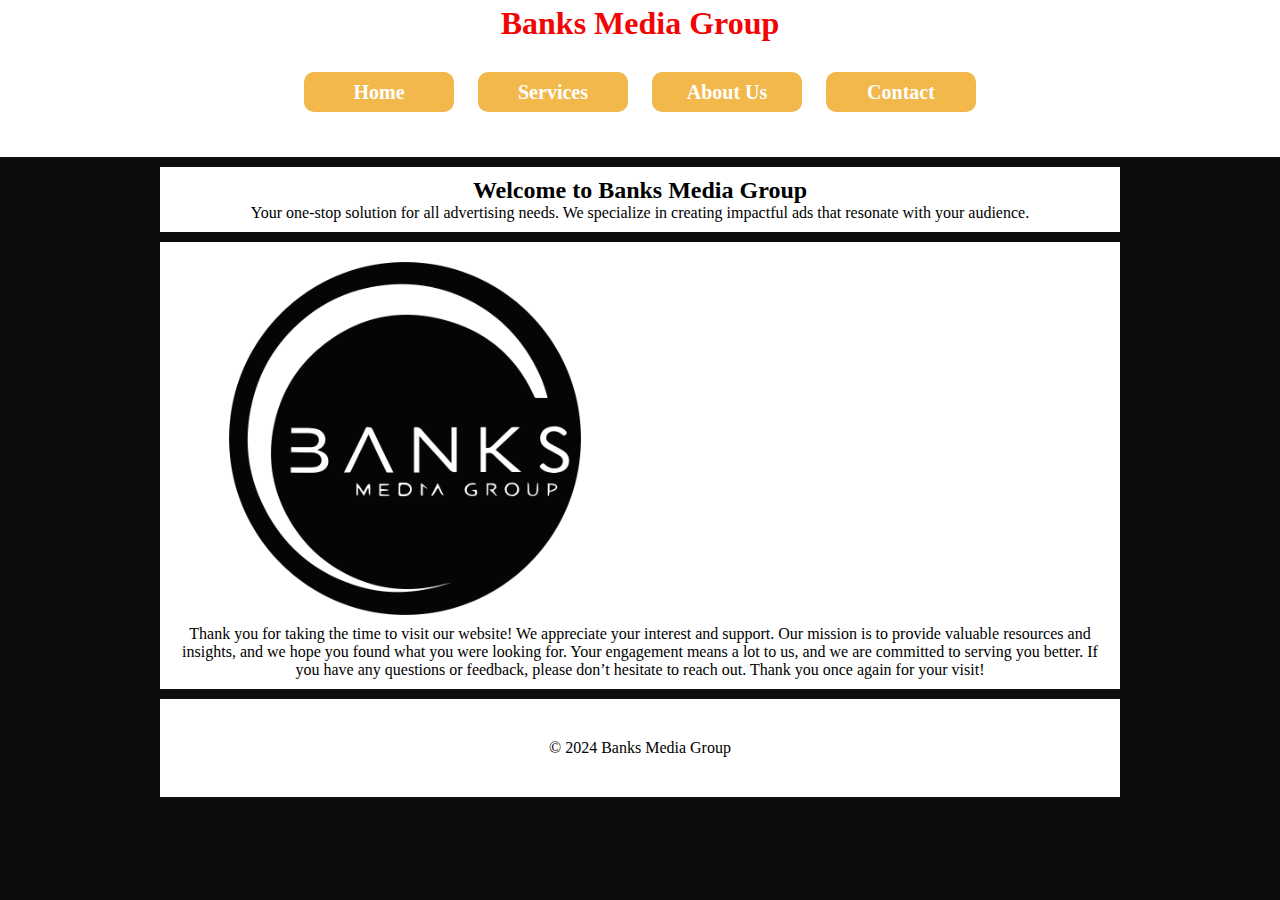
<file: html_css_review/index.html>
<!DOCTYPE html>
<html lang="en">
<head>
    <meta charset="UTF-8">
    <meta name="viewport" content="width=device-width, initial-scale=1.0">
    <title>Banks Media Group</title>
    <link rel="stylesheet" href="css/styles.css">
</head>
<body>
    <header>
        <h1>Banks Media Group</h1>
        <nav>
            <ul>
                <li><a href="index.html">Home</a></li>
                <li><a href="services.html">Services</a></li>
                <li><a href="about.html">About Us</a></li>
                <li><a href="contact.html">Contact</a></li>
            </ul>
        </nav>
</header>
        <div id="container">
           

        <main>
            <section>
                <h2>Welcome to Banks Media Group</h2>
        <p>Your one-stop solution for all advertising needs. We specialize in creating impactful ads that resonate with your audience.</p>
            </section>
       <section>
        <div id="multi_col">
            <div class="col">
             <img src="images/banks_media.png" alt="banks_media">
            </div>  
        </div>
        <p>Thank you for taking the time to visit our website! We appreciate your interest and support. Our mission is to provide valuable resources and insights, and we hope you found what you were looking for. Your engagement means a lot to us, and we are committed to serving you better. If you have any questions or feedback, please don’t hesitate to reach out. Thank you once again for your visit!</p>
       </section>
    </main>

        
    
    <footer>
        <p>&copy; 2024 Banks Media Group</p>
    </footer></div>
</body>
</html>
</file>
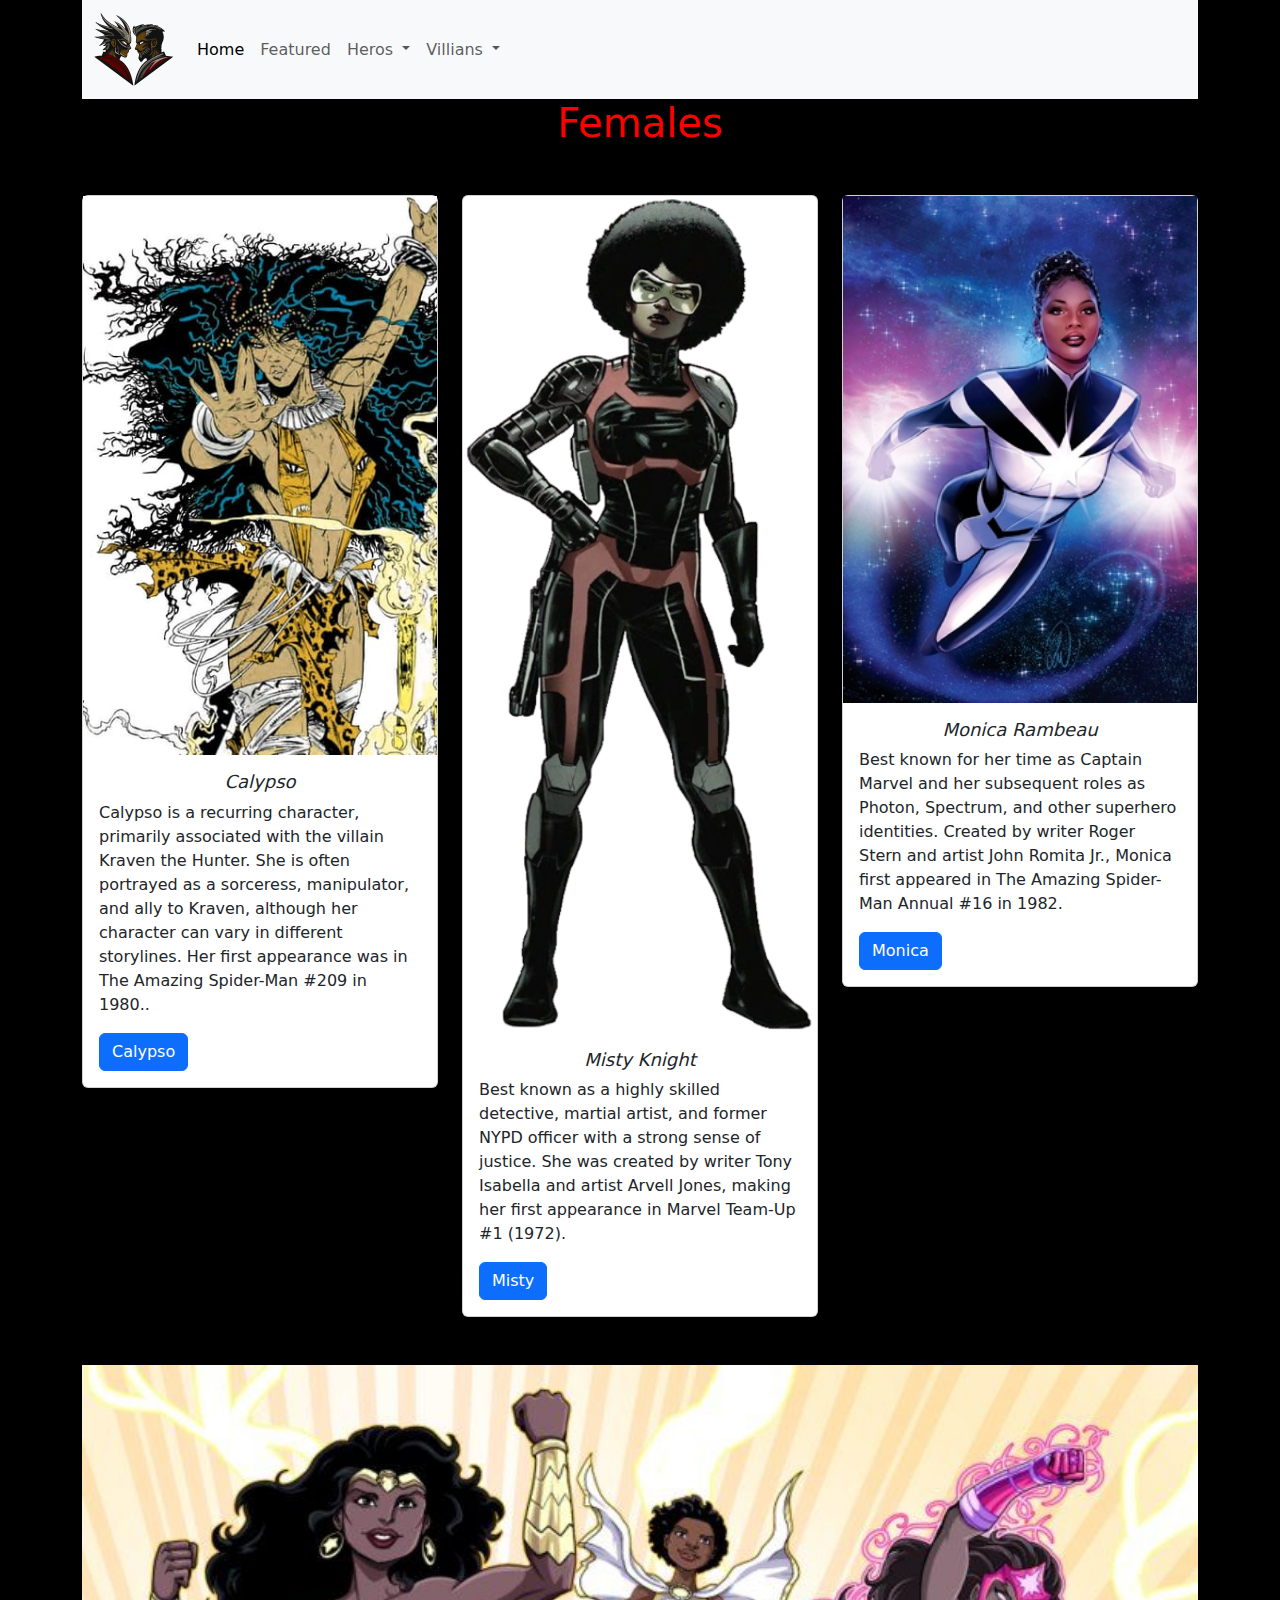
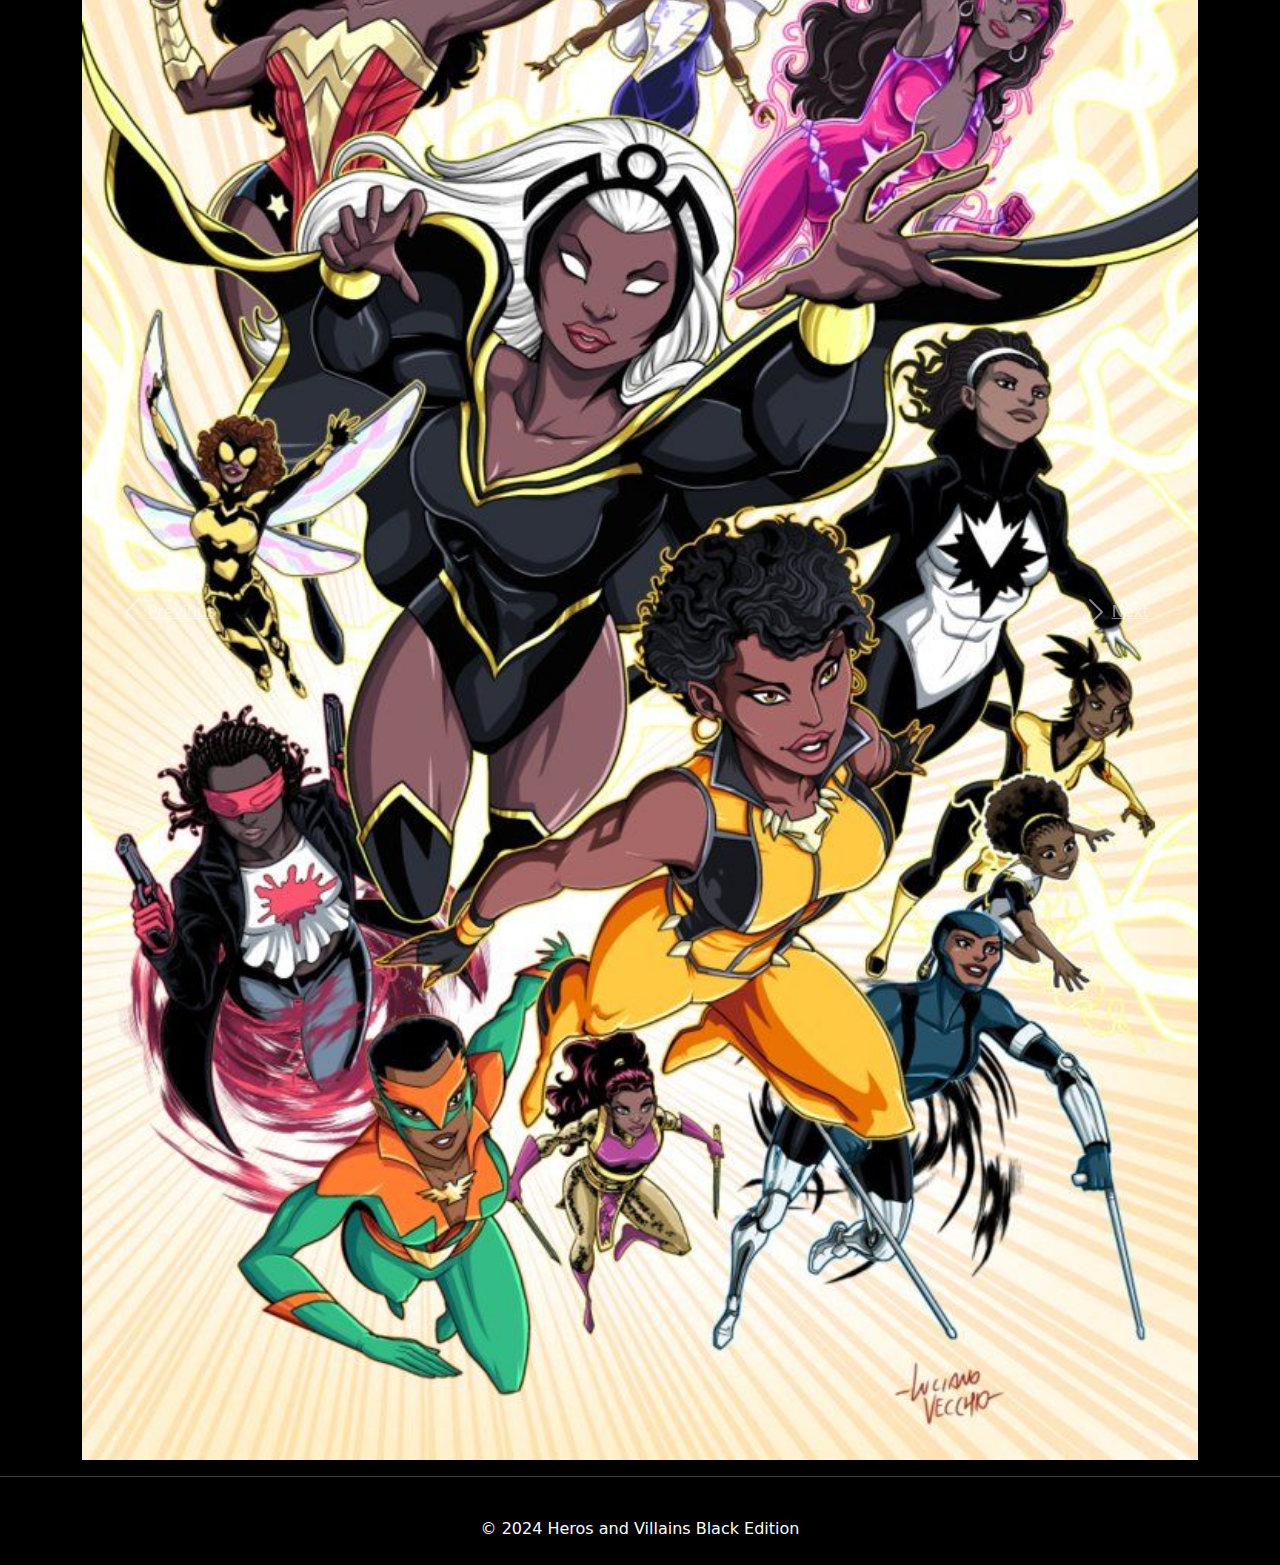
<file: Black_heros_villians/female.html>
<!DOCTYPE html>
<html lang="en">
    <div class="background">

    

<head>
    <meta charset="UTF-8">
    <meta name="viewport" content="width=device-width, initial-scale=1.0">
    <title>Heros and Villians Black Edition</title>
    <link href="https://cdn.jsdelivr.net/npm/bootstrap@5.3.3/dist/css/bootstrap.min.css" rel="stylesheet" integrity="sha384-QWTKZyjpPEjISv5WaRU9OFeRpok6YctnYmDr5pNlyT2bRjXh0JMhjY6hW+ALEwIH" crossorigin="anonymous">
    <script src="https://cdn.jsdelivr.net/npm/bootstrap@5.3.3/dist/js/bootstrap.bundle.min.js" integrity="sha384-YvpcrYf0tY3lHB60NNkmXc5s9fDVZLESaAA55NDzOxhy9GkcIdslK1eN7N6jIeHz" crossorigin="anonymous"></script>
    <link rel="preconnect" href="https://fonts.googleapis.com">
<link rel="preconnect" href="https://fonts.gstatic.com" crossorigin>
<link href="https://fonts.googleapis.com/css2?family=Comic+Neue:ital,wght@0,300;0,400;0,700;1,300;1,400;1,700&display=swap" rel="stylesheet">
    <link rel="stylesheet" href="css/styles.css">

    <script src="https://code.jquery.com/jquery-3.5.1.slim.min.js"></script>
<script src="https://cdn.jsdelivr.net/npm/@popperjs/core@2.9.2/dist/umd/popper.min.js"></script>
<script src="https://maxcdn.bootstrapcdn.com/bootstrap/4.5.2/js/bootstrap.min.js"></script>
</head>

<body>
    <div class="container">
        <nav class="navbar navbar-expand-lg bg-body-tertiary">
            <div class="container-fluid">
              <a class="navbar-brand" href="#"><img src="images/heros_villians_small.png"></a>
              <button class="navbar-toggler" type="button" data-bs-toggle="collapse" data-bs-target="#navbarNavDropdown" aria-controls="navbarNavDropdown" aria-expanded="false" aria-label="Toggle navigation">
                <span class="navbar-toggler-icon"></span>
              </button>
              <div class="collapse navbar-collapse" id="navbarNavDropdown">
                <ul class="navbar-nav">
                  <li class="nav-item">
                    <a class="nav-link active" aria-current="page" href="#">Home</a>
                  </li>
                  <li class="nav-item">
                    <a class="nav-link" href="#">Featured</a>
                  </li>
                  <li class="nav-item dropdown">
                    <a class="nav-link dropdown-toggle" href="#" role="button" data-bs-toggle="dropdown" aria-expanded="false">
                     Heros
                    </a>
                    <ul class="dropdown-menu">
                      <li><a class="dropdown-item" href="#">Males</a></li>
                      <li><a class="dropdown-item" href="#">Females</a></li>
                    </ul>
                  </li>
                  <li class="nav-item dropdown">
                    <a class="nav-link dropdown-toggle" href="#" role="button" data-bs-toggle="dropdown" aria-expanded="false">
                      Villians
                    </a>
                    <ul class="dropdown-menu">
                      <li><a class="dropdown-item" href="#">Males</a></li>
                      <li><a class="dropdown-item" href="#">Females</a></li>
                    </ul>
                  </li>
                </ul>
              </div>
            </div>
          </nav>
      </div>
      
      <h1>Females</h1>
      <div class="container mt-5">
        <div class="row">
            <div class="col-md-4">
                <div class="card">
                    <img src="images/calypso.jpeg" alt="calypso">
                    <div class="card-body">
                        <h5 class="card-title">Calypso</h5>
                        <p class="card-text">Calypso is a recurring character, primarily associated with the villain Kraven the Hunter. She is often portrayed as a sorceress, manipulator, and ally to Kraven, although her character can vary in different storylines. Her first appearance was in The Amazing Spider-Man #209 in 1980..</p>
                        <a href="#" class="btn btn-primary"> Calypso</a>
                    </div>
                </div>
            </div>
            <div class="col-md-4">
                <div class="card">
                    <img src="images/Misty_Knight.webp" class="card-img-top" alt="Misty_Knight">
                    <div class="card-body">
                        <h5 class="card-title">Misty Knight</h5>
                        <p class="card-text">Best known as a highly skilled detective, martial artist, and former NYPD officer with a strong sense of justice. She was created by writer Tony Isabella and artist Arvell Jones, making her first appearance in Marvel Team-Up #1 (1972).</p>
                        <a href="#" class="btn btn-primary">Misty</a>
                    </div>
                </div>
            </div>
            <div class="col-md-4">
                <div class="card">
                    <img src="images/Monica_Rambeau.png" alt="Monica_Rambeau">
                    <div class="card-body">
                        <h5 class="card-title">Monica Rambeau</h5>
                        <p class="card-text">Best known for her time as Captain Marvel and her subsequent roles as Photon, Spectrum, and other superhero identities. Created by writer Roger Stern and artist John Romita Jr., Monica first appeared in The Amazing Spider-Man Annual #16 in 1982. </p>
                        <a href="#" class="btn btn-primary">Monica</a>
                    </div>
                </div>
            </div>
        </div>
    </div>

    <div class="container mt-5">
        <div id="carouselExampleIndicators" class="carousel slide" data-ride="carousel">
            <div class="carousel-inner">
                <div class="carousel-item active">
                    <img src="images/black_female_supers.jpeg" class="d-block w-100" alt="First slide">
                </div>
                <div class="carousel-item">
                    <img src="images/Ororo_Munroe.webp" class="d-block w-100" alt="Second slide">
                </div>
                <div class="carousel-item">
                    <img src="images/shuri.jpeg" class="d-block w-100" alt="Third slide">
                </div>
            </div>
            <a class="carousel-control-prev" href="#carouselExampleIndicators" role="button" data-slide="prev">
                <span class="carousel-control-prev-icon" aria-hidden="true"></span>
                <span class="sr-only">Previous</span>
            </a>
            <a class="carousel-control-next" href="#carouselExampleIndicators" role="button" data-slide="next">
                <span class="carousel-control-next-icon" aria-hidden="true"></span>
                <span class="sr-only">Next</span>
            </a>
        </div>
    </div>
    
        </div>
      </div>
      <hr>
      <div class="row">
        <div class="col-lg-12 py-4 text-center">
            &copy; 2024 Heros and Villains Black Edition
        </div>
      </div>

      </div>

  
</body>
</div>
</html>
</file>
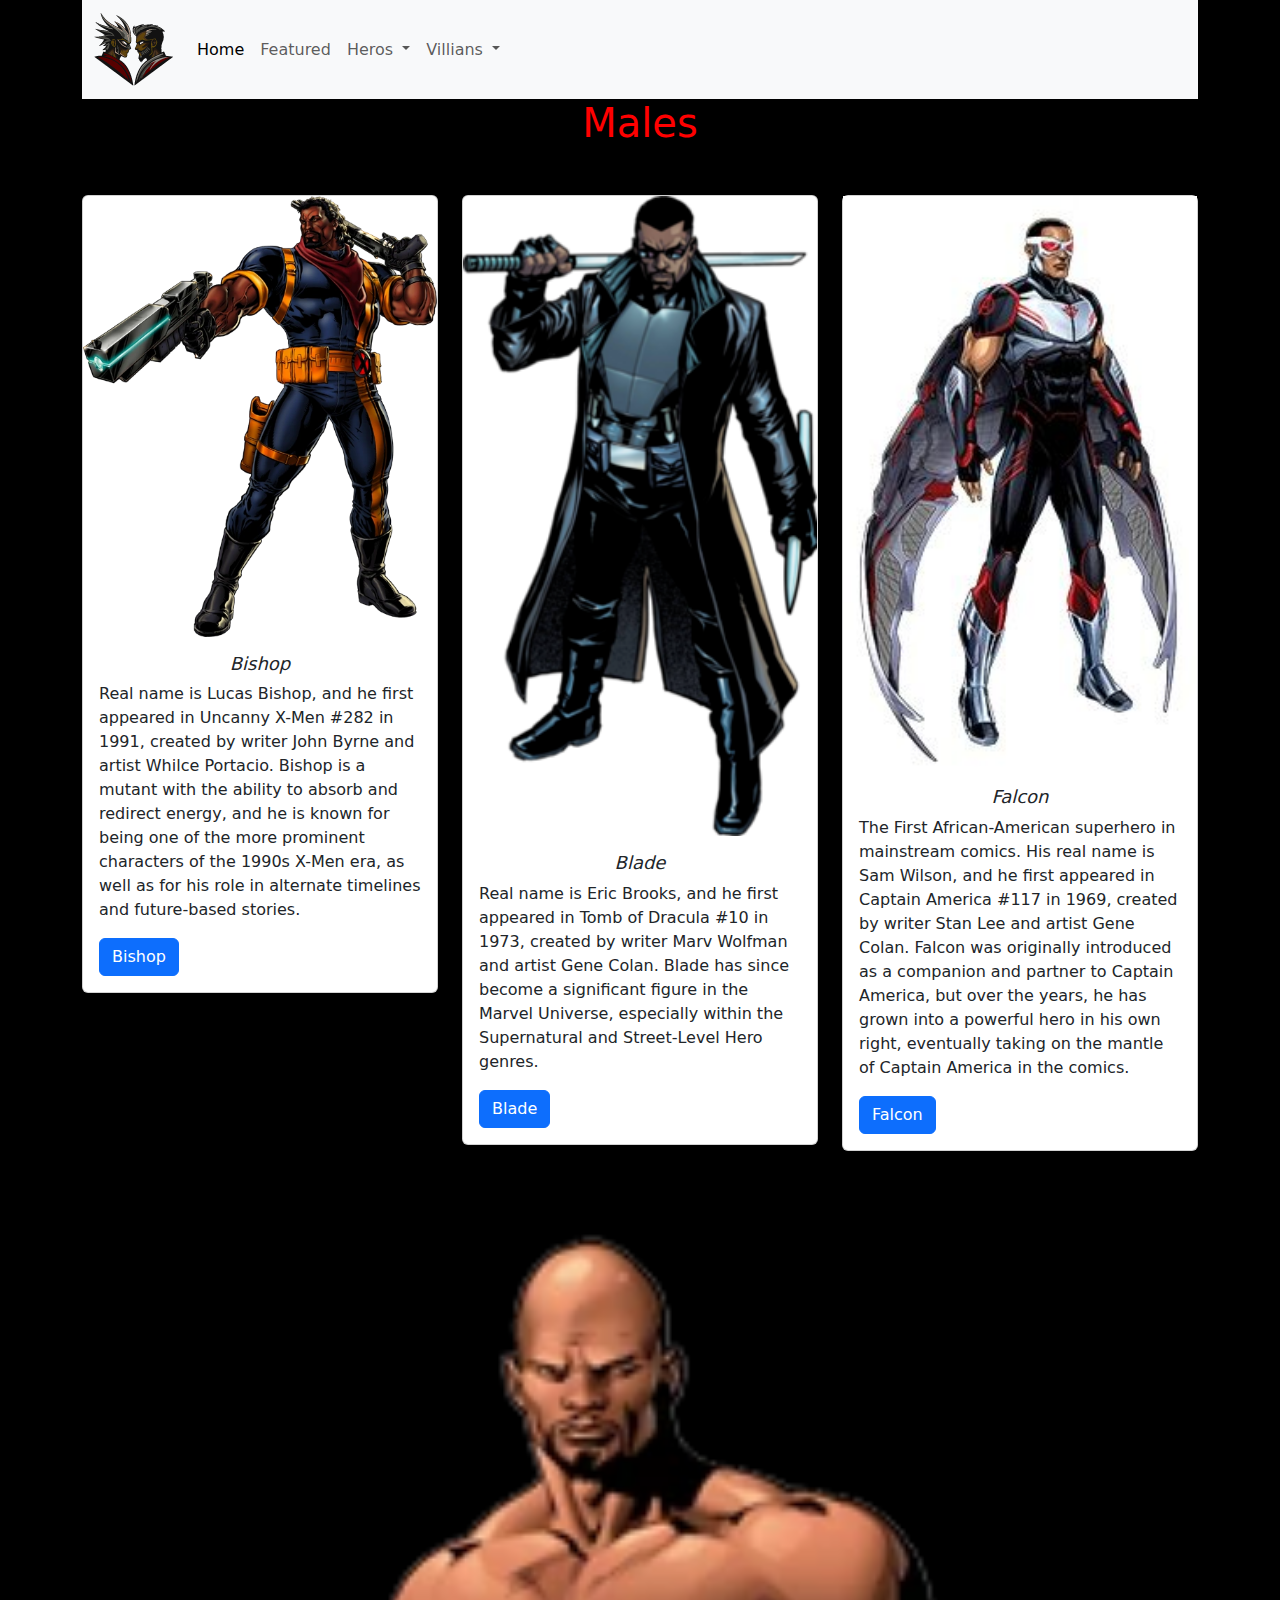
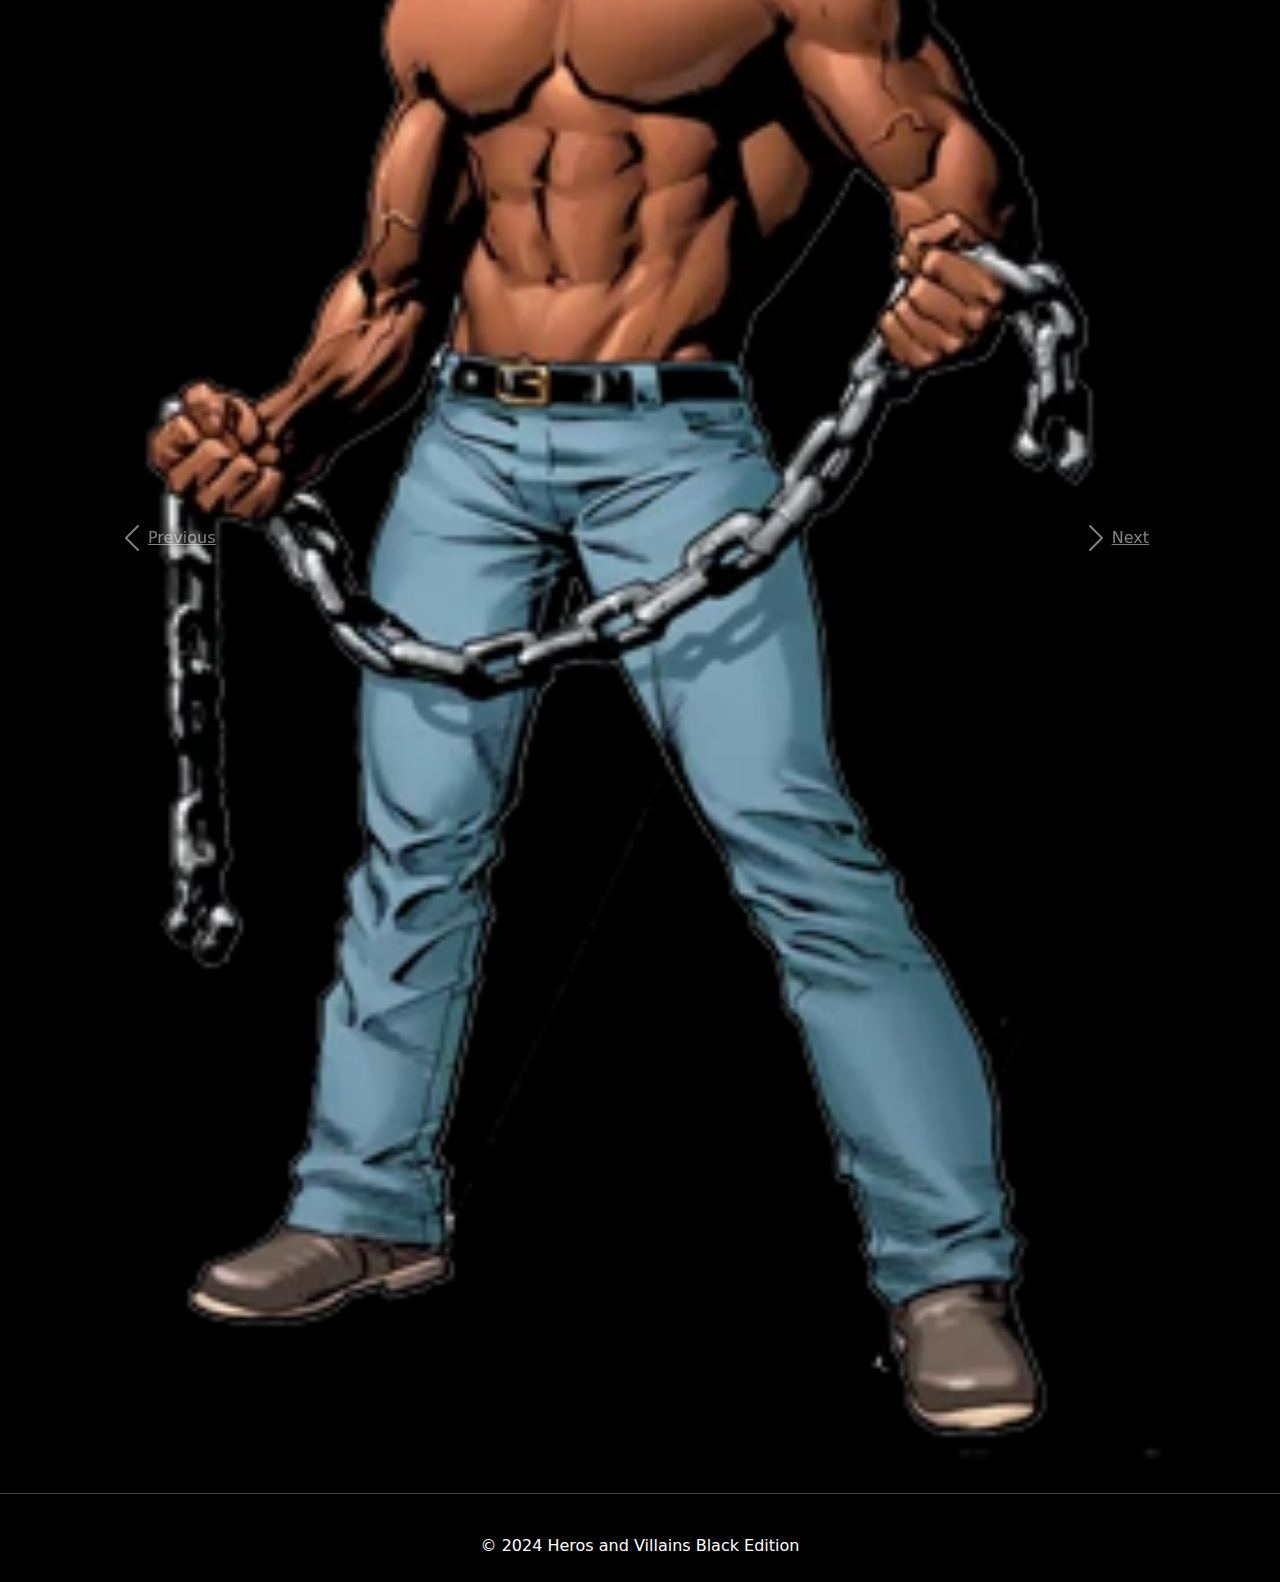
<file: Black_heros_villians/male.html>
<!DOCTYPE html>
<html lang="en">
    <div class="background">

    

<head>
    <meta charset="UTF-8">
    <meta name="viewport" content="width=device-width, initial-scale=1.0">
    <title>Heros and Villians Black Edition</title>
    <link href="https://cdn.jsdelivr.net/npm/bootstrap@5.3.3/dist/css/bootstrap.min.css" rel="stylesheet" integrity="sha384-QWTKZyjpPEjISv5WaRU9OFeRpok6YctnYmDr5pNlyT2bRjXh0JMhjY6hW+ALEwIH" crossorigin="anonymous">
    <script src="https://cdn.jsdelivr.net/npm/bootstrap@5.3.3/dist/js/bootstrap.bundle.min.js" integrity="sha384-YvpcrYf0tY3lHB60NNkmXc5s9fDVZLESaAA55NDzOxhy9GkcIdslK1eN7N6jIeHz" crossorigin="anonymous"></script>
    <link rel="preconnect" href="https://fonts.googleapis.com">
<link rel="preconnect" href="https://fonts.gstatic.com" crossorigin>
<link href="https://fonts.googleapis.com/css2?family=Comic+Neue:ital,wght@0,300;0,400;0,700;1,300;1,400;1,700&display=swap" rel="stylesheet">
    <link rel="stylesheet" href="css/styles.css">

    <script src="https://code.jquery.com/jquery-3.5.1.slim.min.js"></script>
<script src="https://cdn.jsdelivr.net/npm/@popperjs/core@2.9.2/dist/umd/popper.min.js"></script>
<script src="https://maxcdn.bootstrapcdn.com/bootstrap/4.5.2/js/bootstrap.min.js"></script>
</head>

<body>
    <div class="container">
        <nav class="navbar navbar-expand-lg bg-body-tertiary">
            <div class="container-fluid">
              <a class="navbar-brand" href="#"><img src="images/heros_villians_small.png"></a>
              <button class="navbar-toggler" type="button" data-bs-toggle="collapse" data-bs-target="#navbarNavDropdown" aria-controls="navbarNavDropdown" aria-expanded="false" aria-label="Toggle navigation">
                <span class="navbar-toggler-icon"></span>
              </button>
              <div class="collapse navbar-collapse" id="navbarNavDropdown">
                <ul class="navbar-nav">
                  <li class="nav-item">
                    <a class="nav-link active" aria-current="page" href="#">Home</a>
                  </li>
                  <li class="nav-item">
                    <a class="nav-link" href="#">Featured</a>
                  </li>
                  <li class="nav-item dropdown">
                    <a class="nav-link dropdown-toggle" href="#" role="button" data-bs-toggle="dropdown" aria-expanded="false">
                     Heros
                    </a>
                    <ul class="dropdown-menu">
                      <li><a class="dropdown-item" href="#">Males</a></li>
                      <li><a class="dropdown-item" href="#">Females</a></li>
                    </ul>
                  </li>
                  <li class="nav-item dropdown">
                    <a class="nav-link dropdown-toggle" href="#" role="button" data-bs-toggle="dropdown" aria-expanded="false">
                      Villians
                    </a>
                    <ul class="dropdown-menu">
                      <li><a class="dropdown-item" href="#">Males</a></li>
                      <li><a class="dropdown-item" href="#">Females</a></li>
                    </ul>
                  </li>
                </ul>
              </div>
            </div>
          </nav>
      </div>
      
      <h1>Males</h1>
      <div class="container mt-5">
        <div class="row">
            <div class="col-md-4">
                <div class="card">
                    <img src="images/Bishop.webp" alt="Bishop">
                    <div class="card-body">
                        <h5 class="card-title">Bishop</h5>
                        <p class="card-text">Real name is Lucas Bishop, and he first appeared in Uncanny X-Men #282 in 1991, created by writer John Byrne and artist Whilce Portacio. Bishop is a mutant with the ability to absorb and redirect energy, and he is known for being one of the more prominent characters of the 1990s X-Men era, as well as for his role in alternate timelines and future-based stories.</p>
                        <a href="#" class="btn btn-primary">Bishop</a>
                    </div>
                </div>
            </div>
            <div class="col-md-4">
                <div class="card">
                    <img src="images/Blade_(Marvel_Comics).png" class="card-img-top" alt="Blade">
                    <div class="card-body">
                        <h5 class="card-title">Blade</h5>
                        <p class="card-text">Real name is Eric Brooks, and he first appeared in Tomb of Dracula #10 in 1973, created by writer Marv Wolfman and artist Gene Colan. Blade has since become a significant figure in the Marvel Universe, especially within the Supernatural and Street-Level Hero genres.</p>
                        <a href="#" class="btn btn-primary">Blade</a>
                    </div>
                </div>
            </div>
            <div class="col-md-4">
                <div class="card">
                    <img src="images/falcon.jpeg" alt="Falcon">
                    <div class="card-body">
                        <h5 class="card-title">Falcon</h5>
                        <p class="card-text">The First African-American superhero in mainstream comics. His real name is Sam Wilson, and he first appeared in Captain America #117 in 1969, created by writer Stan Lee and artist Gene Colan. Falcon was originally introduced as a companion and partner to Captain America, but over the years, he has grown into a powerful hero in his own right, eventually taking on the mantle of Captain America in the comics.</p>
                        <a href="#" class="btn btn-primary">Falcon</a>
                    </div>
                </div>
            </div>
        </div>
    </div>

    <div class="container mt-5">
        <div id="carouselExampleIndicators" class="carousel slide" data-ride="carousel">
            <div class="carousel-inner">
                <div class="carousel-item active">
                    <img src="images/Luke_Cage.webp" class="d-block w-100" alt="First slide">
                </div>
                <div class="carousel-item">
                    <img src="images/Tombstone.webp" class="d-block w-100" alt="Second slide">
                </div>
                <div class="carousel-item">
                    <img src="images/Spawn.webp" class="d-block w-100" alt="Third slide">
                </div>
            </div>
            <a class="carousel-control-prev" href="#carouselExampleIndicators" role="button" data-slide="prev">
                <span class="carousel-control-prev-icon" aria-hidden="true"></span>
                <span class="sr-only">Previous</span>
            </a>
            <a class="carousel-control-next" href="#carouselExampleIndicators" role="button" data-slide="next">
                <span class="carousel-control-next-icon" aria-hidden="true"></span>
                <span class="sr-only">Next</span>
            </a>
        </div>
    </div>
    
        </div>
      </div>
      <hr>
      <div class="row">
        <div class="col-lg-12 py-4 text-center">
            &copy; 2024 Heros and Villains Black Edition
        </div>
      </div>

      </div>

  
</body>
</div>
</html>
</file>
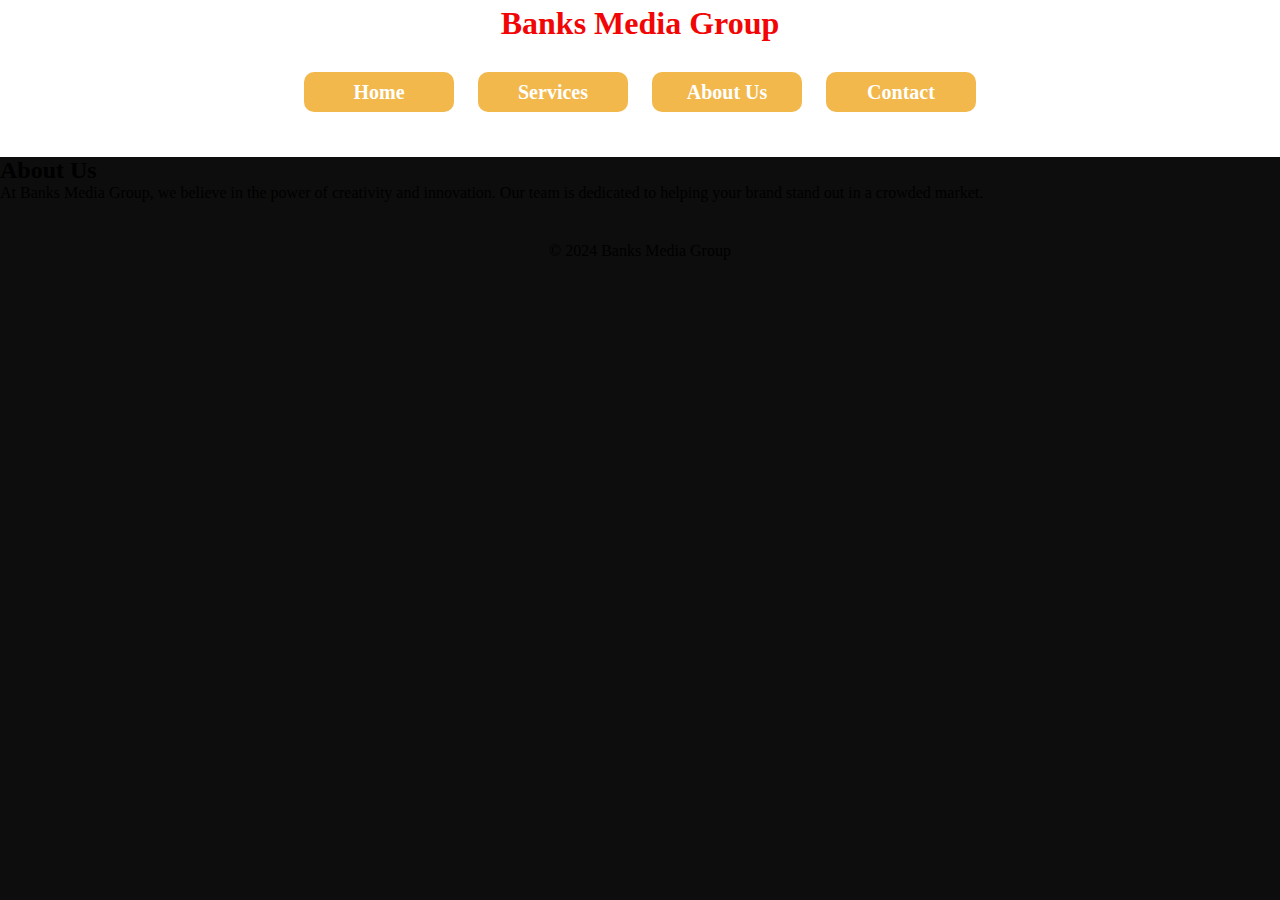
<file: css/about.html>
<!DOCTYPE html>
<html lang="en">
<head>
    <meta charset="UTF-8">
    <meta name="viewport" content="width=device-width, initial-scale=1.0">
    <title>About Us - Banks Media Group</title>
    <link rel="stylesheet" href="styles.css">
</head>
<body>
    <header>
        <h1>Banks Media Group</h1>
        <nav>
            <ul>
                <li><a href="index.html">Home</a></li>
                <li><a href="services.html">Services</a></li>
                <li><a href="about.html">About Us</a></li>
                <li><a href="contact.html">Contact</a></li>
            </ul>
        </nav>
    </header>
    <main>
        <h2>About Us</h2>
        <p>At Banks Media Group, we believe in the power of creativity and innovation. Our team is dedicated to helping your brand stand out in a crowded market.</p>
    </main>
    <footer>
        <p>&copy; 2024 Banks Media Group</p>
    </footer>
</body>
</html>
</file>
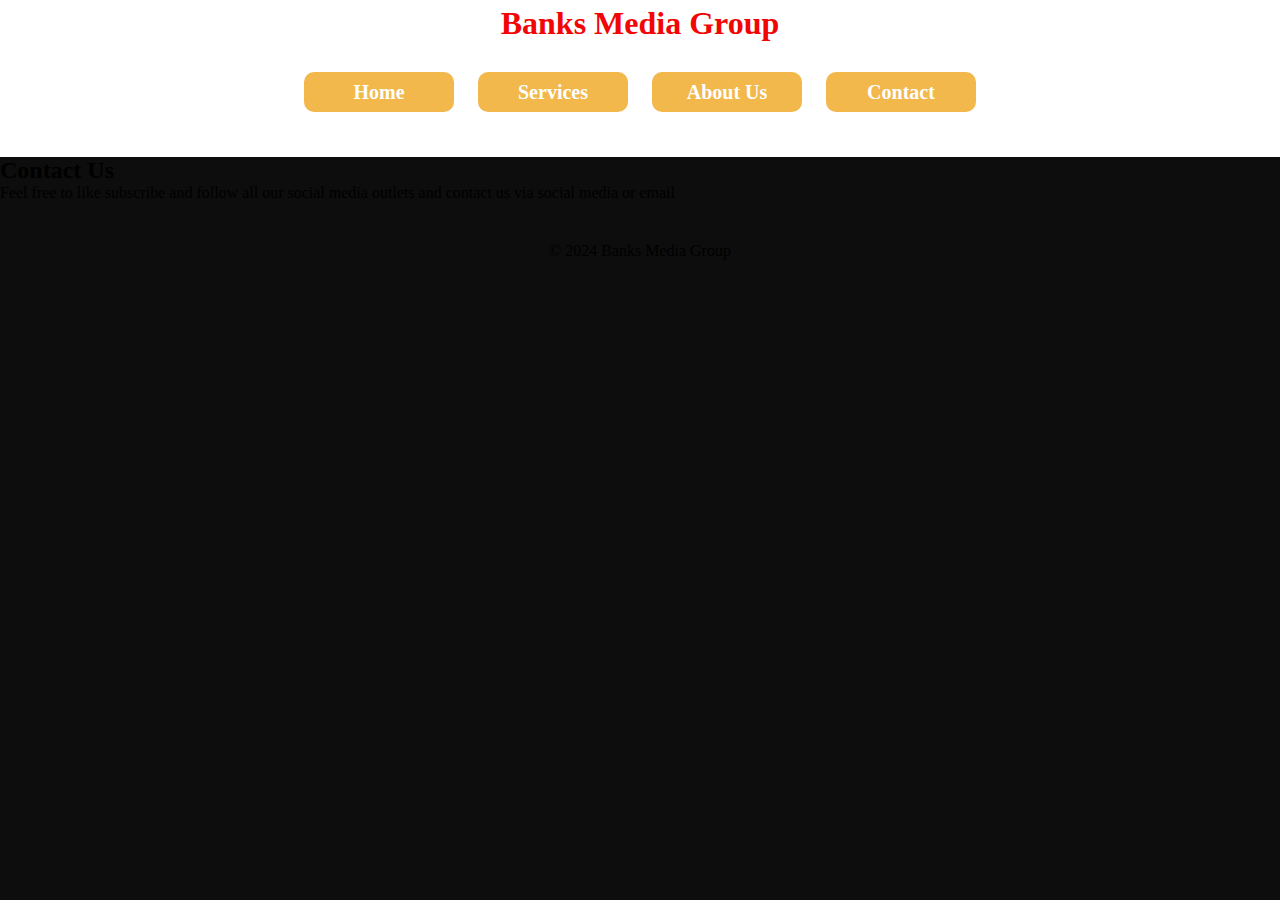
<file: css/contact.html>
<!DOCTYPE html>
<html lang="en">
<head>
    <meta charset="UTF-8">
    <meta name="viewport" content="width=device-width, initial-scale=1.0">
    <title>About Us - Banks Media Group</title>
    <link rel="stylesheet" href="styles.css">
</head>
<body>
    <header>
        <h1>Banks Media Group</h1>
        <nav>
            <ul>
                <li><a href="index.html">Home</a></li>
                <li><a href="services.html">Services</a></li>
                <li><a href="about.html">About Us</a></li>
                <li><a href="contact.html">Contact</a></li>
            </ul>
        </nav>
    </header>
    <main>
        <h2>Contact Us</h2>
        <p>Feel free to like subscribe and follow all our social media outlets and contact us via social media or email</p>
    </main>
    <footer>
        <p>&copy; 2024 Banks Media Group</p>
    </footer>
</body>
</html>
</file>
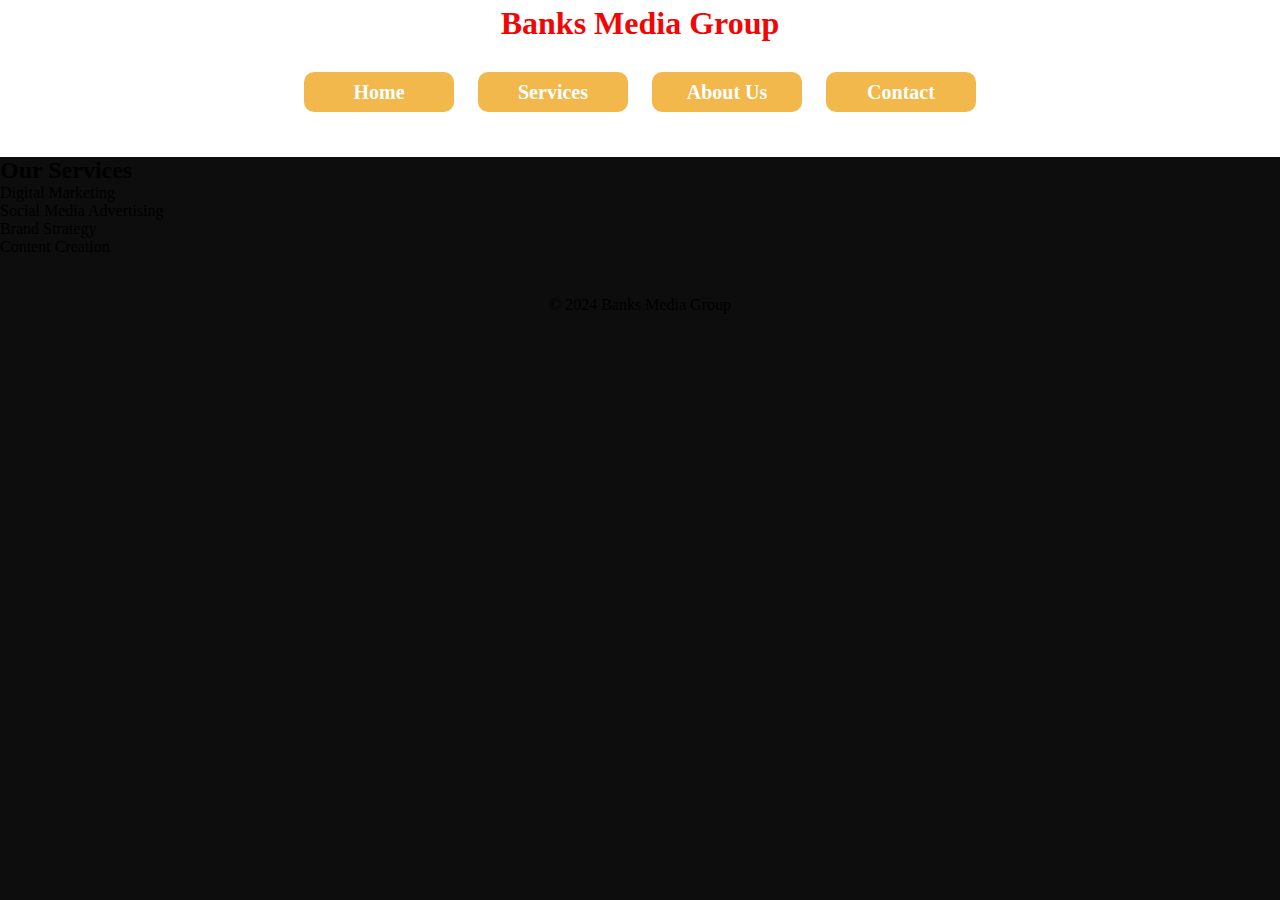
<file: css/services.html>
<!DOCTYPE html>
<html lang="en">
<head>
    <meta charset="UTF-8">
    <meta name="viewport" content="width=device-width, initial-scale=1.0">
    <title>Our Services - Banks Media Group</title>
    <link rel="stylesheet" href="styles.css">
</head>
<body>
    <header>
        <h1>Banks Media Group</h1>
        <nav>
            <ul>
                <li><a href="index.html">Home</a></li>
                <li><a href="services.html">Services</a></li>
                <li><a href="about.html">About Us</a></li>
                <li><a href="contact.html">Contact</a></li>
            </ul>
        </nav>
    </header>
    <main>
        <h2>Our Services</h2>
        <ul>
            <li>Digital Marketing</li>
            <li>Social Media Advertising</li>
            <li>Brand Strategy</li>
            <li>Content Creation</li>
        </ul>
    </main>
    <footer>
        <p>&copy; 2024 Banks Media Group</p>
    </footer>
</body>
</html>
</file>
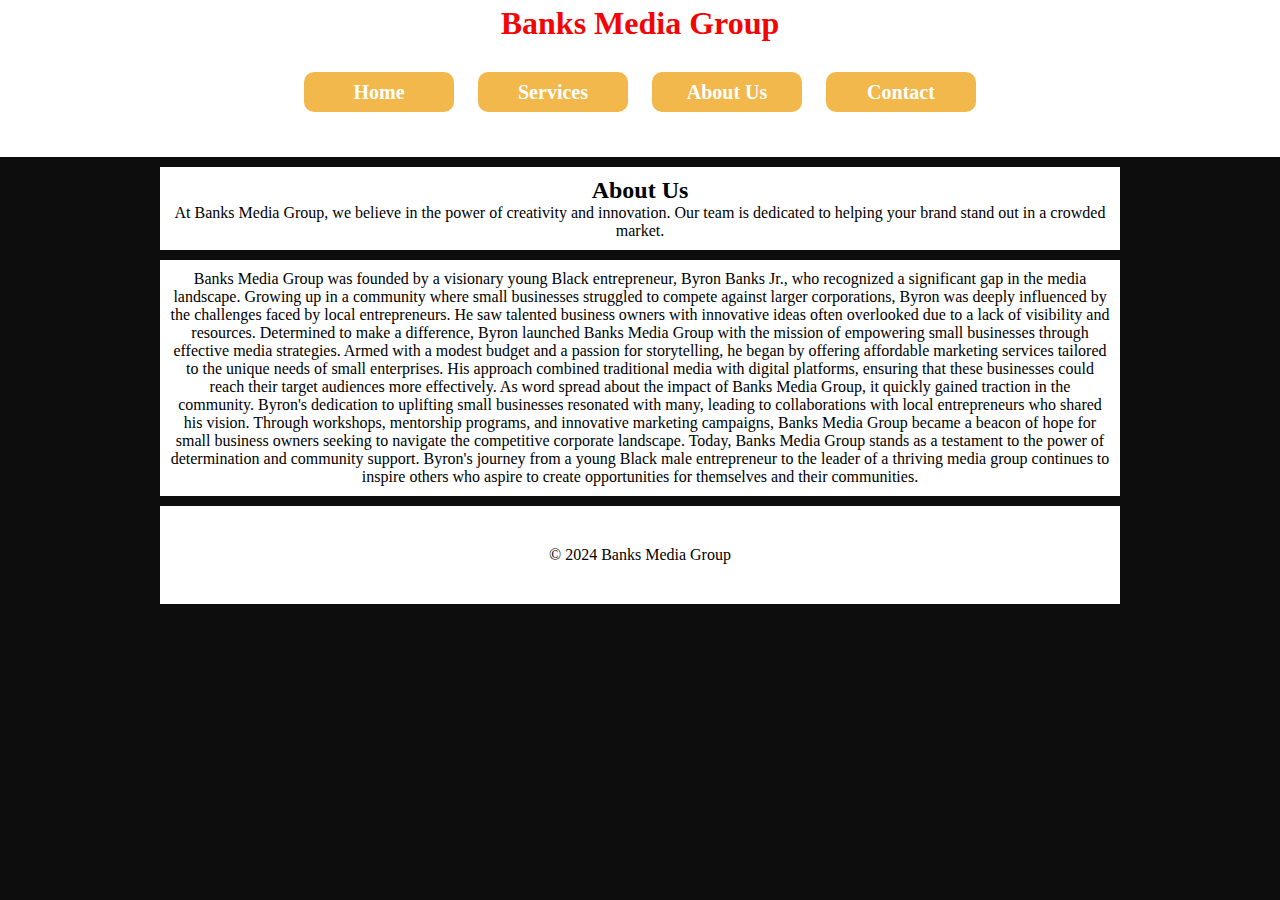
<file: html_css_review/about.html>
<!DOCTYPE html>
<html lang="en">
<head>
    <meta charset="UTF-8">
    <meta name="viewport" content="width=device-width, initial-scale=1.0">
    <title>About Us - Banks Media Group</title>
    <link rel="stylesheet" href="css/styles.css">
</head>
<body>
    <header>
        <h1>Banks Media Group</h1>
        <nav>
            <ul>
                <li><a href="index.html">Home</a></li>
                <li><a href="services.html">Services</a></li>
                <li><a href="about.html">About Us</a></li>
                <li><a href="contact.html">Contact</a></li>
            </ul>
        </nav>
    </header>
    <div id="container">
    <main>
        <section>
        <h2>About Us</h2>
        <p>At Banks Media Group, we believe in the power of creativity and innovation. Our team is dedicated to helping your brand stand out in a crowded market.</p></section>
        <section>
        <p>Banks Media Group was founded by a visionary young Black entrepreneur, Byron Banks Jr., who recognized a significant gap in the media landscape. Growing up in a community where small businesses struggled to compete against larger corporations, Byron was deeply influenced by the challenges faced by local entrepreneurs. He saw talented business owners with innovative ideas often overlooked due to a lack of visibility and resources.

            Determined to make a difference, Byron launched Banks Media Group with the mission of empowering small businesses through effective media strategies. Armed with a modest budget and a passion for storytelling, he began by offering affordable marketing services tailored to the unique needs of small enterprises. His approach combined traditional media with digital platforms, ensuring that these businesses could reach their target audiences more effectively.
            
            As word spread about the impact of Banks Media Group, it quickly gained traction in the community. Byron's dedication to uplifting small businesses resonated with many, leading to collaborations with local entrepreneurs who shared his vision. Through workshops, mentorship programs, and innovative marketing campaigns, Banks Media Group became a beacon of hope for small business owners seeking to navigate the competitive corporate landscape.
            
            Today, Banks Media Group stands as a testament to the power of determination and community support. Byron's journey from a young Black male entrepreneur to the leader of a thriving media group continues to inspire others who aspire to create opportunities for themselves and their communities.</p></section>
    </main>
    <footer>
        <p>&copy; 2024 Banks Media Group</p>
    </footer></div>
</body>
</html>
</file>
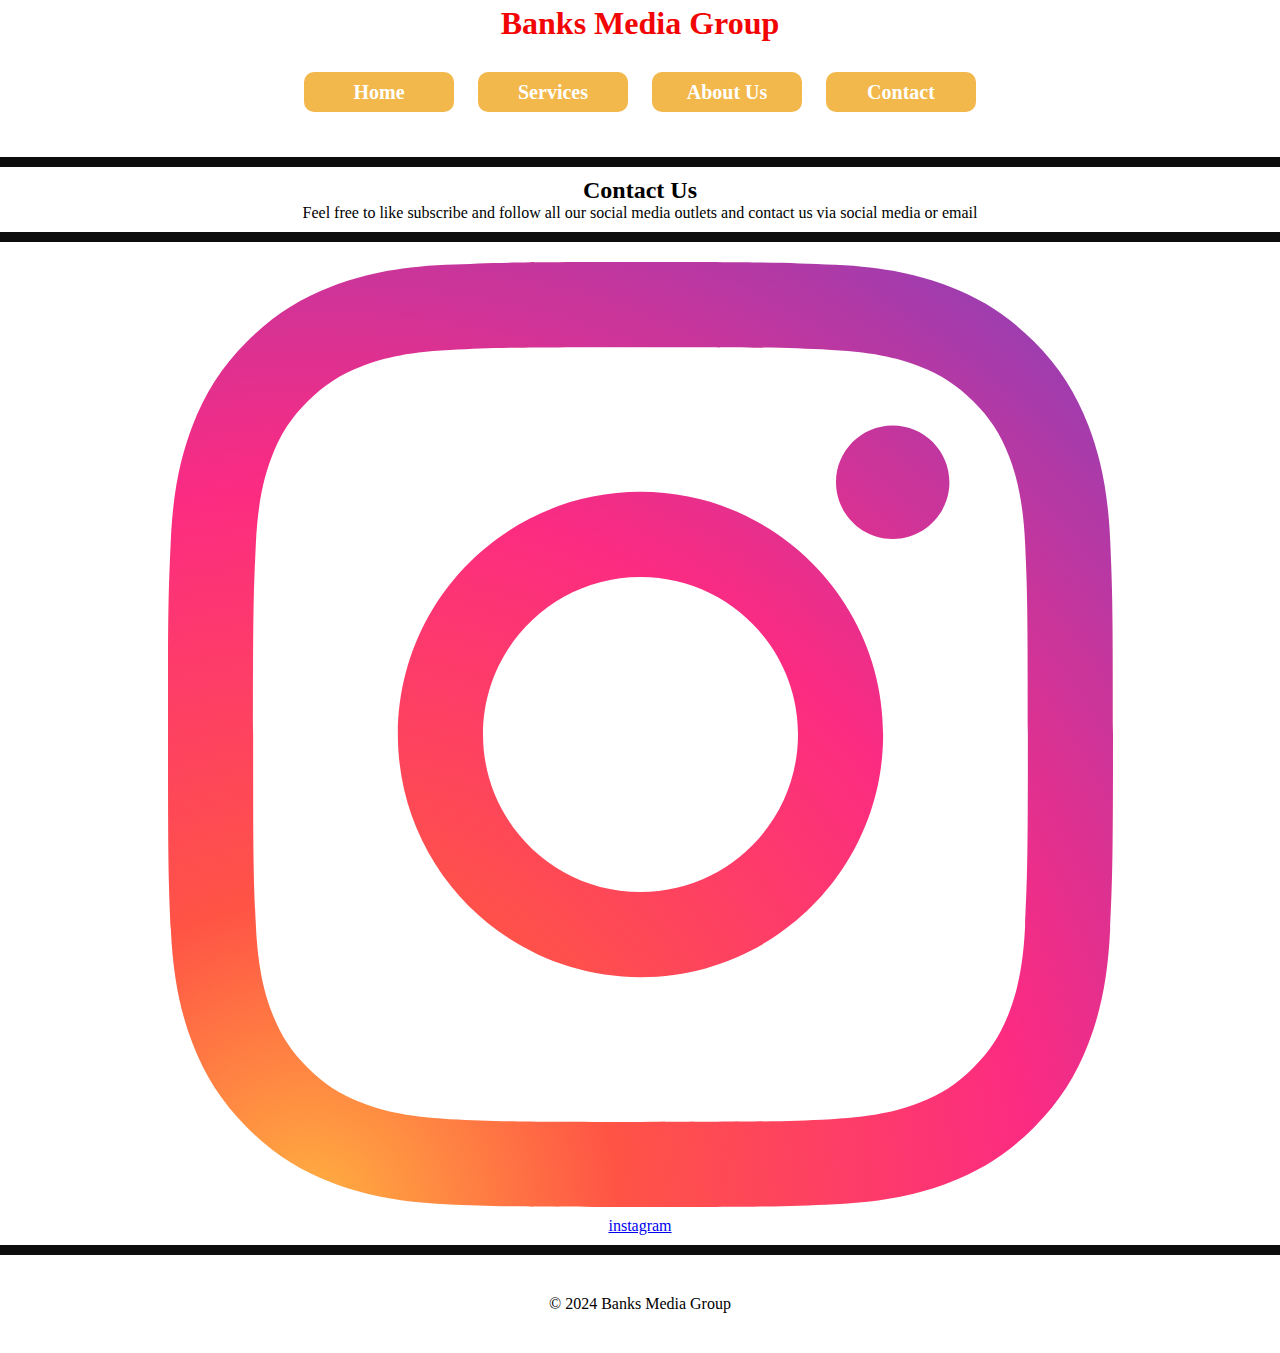
<file: html_css_review/contact.html>
<!DOCTYPE html>
<html lang="en">
<head>
    <meta charset="UTF-8">
    <meta name="viewport" content="width=device-width, initial-scale=1.0">
    <title>About Us - Banks Media Group</title>
    <link rel="stylesheet" href="css/styles.css">
</head>
<body>
    <header>
        <h1>Banks Media Group</h1>
        <nav>
            <ul>
                <li><a href="index.html">Home</a></li>
                <li><a href="services.html">Services</a></li>
                <li><a href="about.html">About Us</a></li>
                <li><a href="contact.html">Contact</a></li>
            </ul>
        </nav>
    </header>
    <main>
        <section>
        <h2>Contact Us</h2>
        <p>Feel free to like subscribe and follow all our social media outlets and contact us via social media or email</p>
        </section>
        <section>
        <img src="images/1298747_instagram_brand_logo_social media_icon.svg" alt="instagram">
    
        <li><a href="instgram.com">instagram</a></li>
    </section> 
    </main>
    <footer>
        <p>&copy; 2024 Banks Media Group</p>
    </footer>
</body>
</html>
</file>
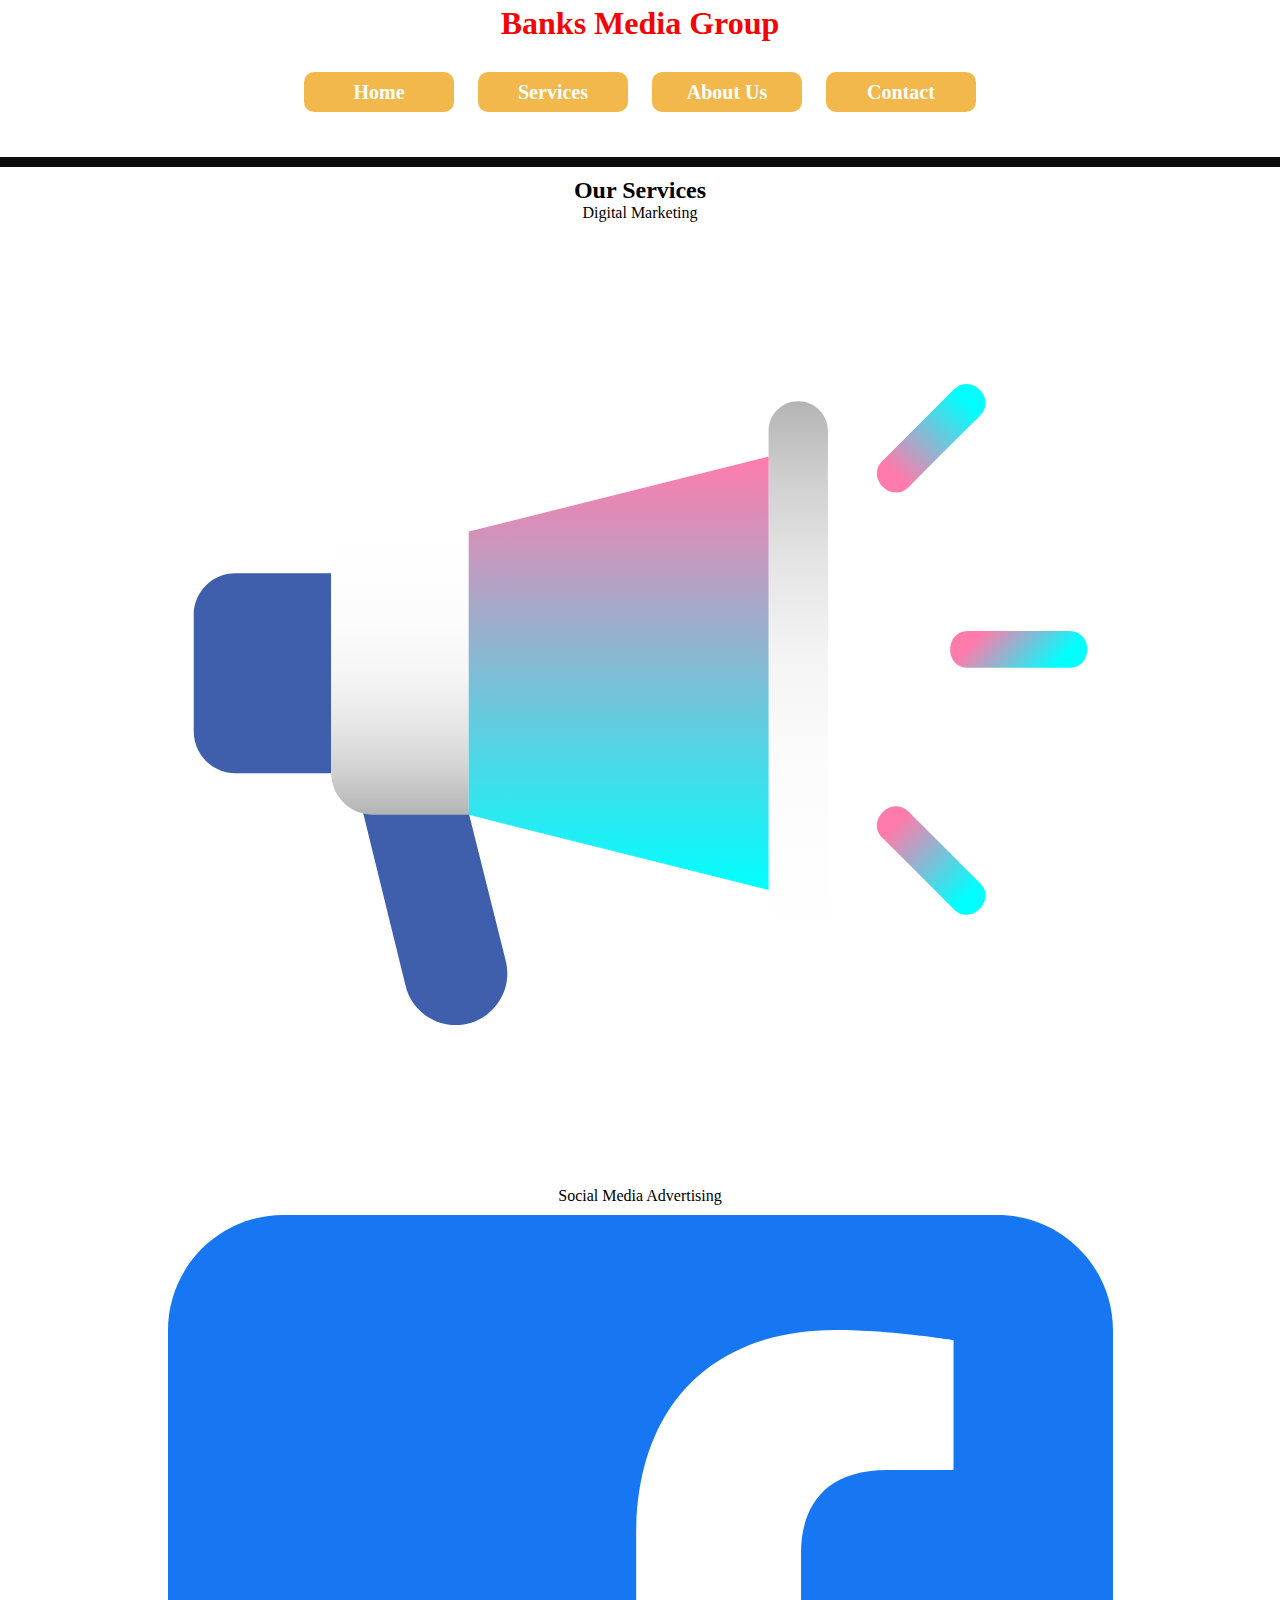
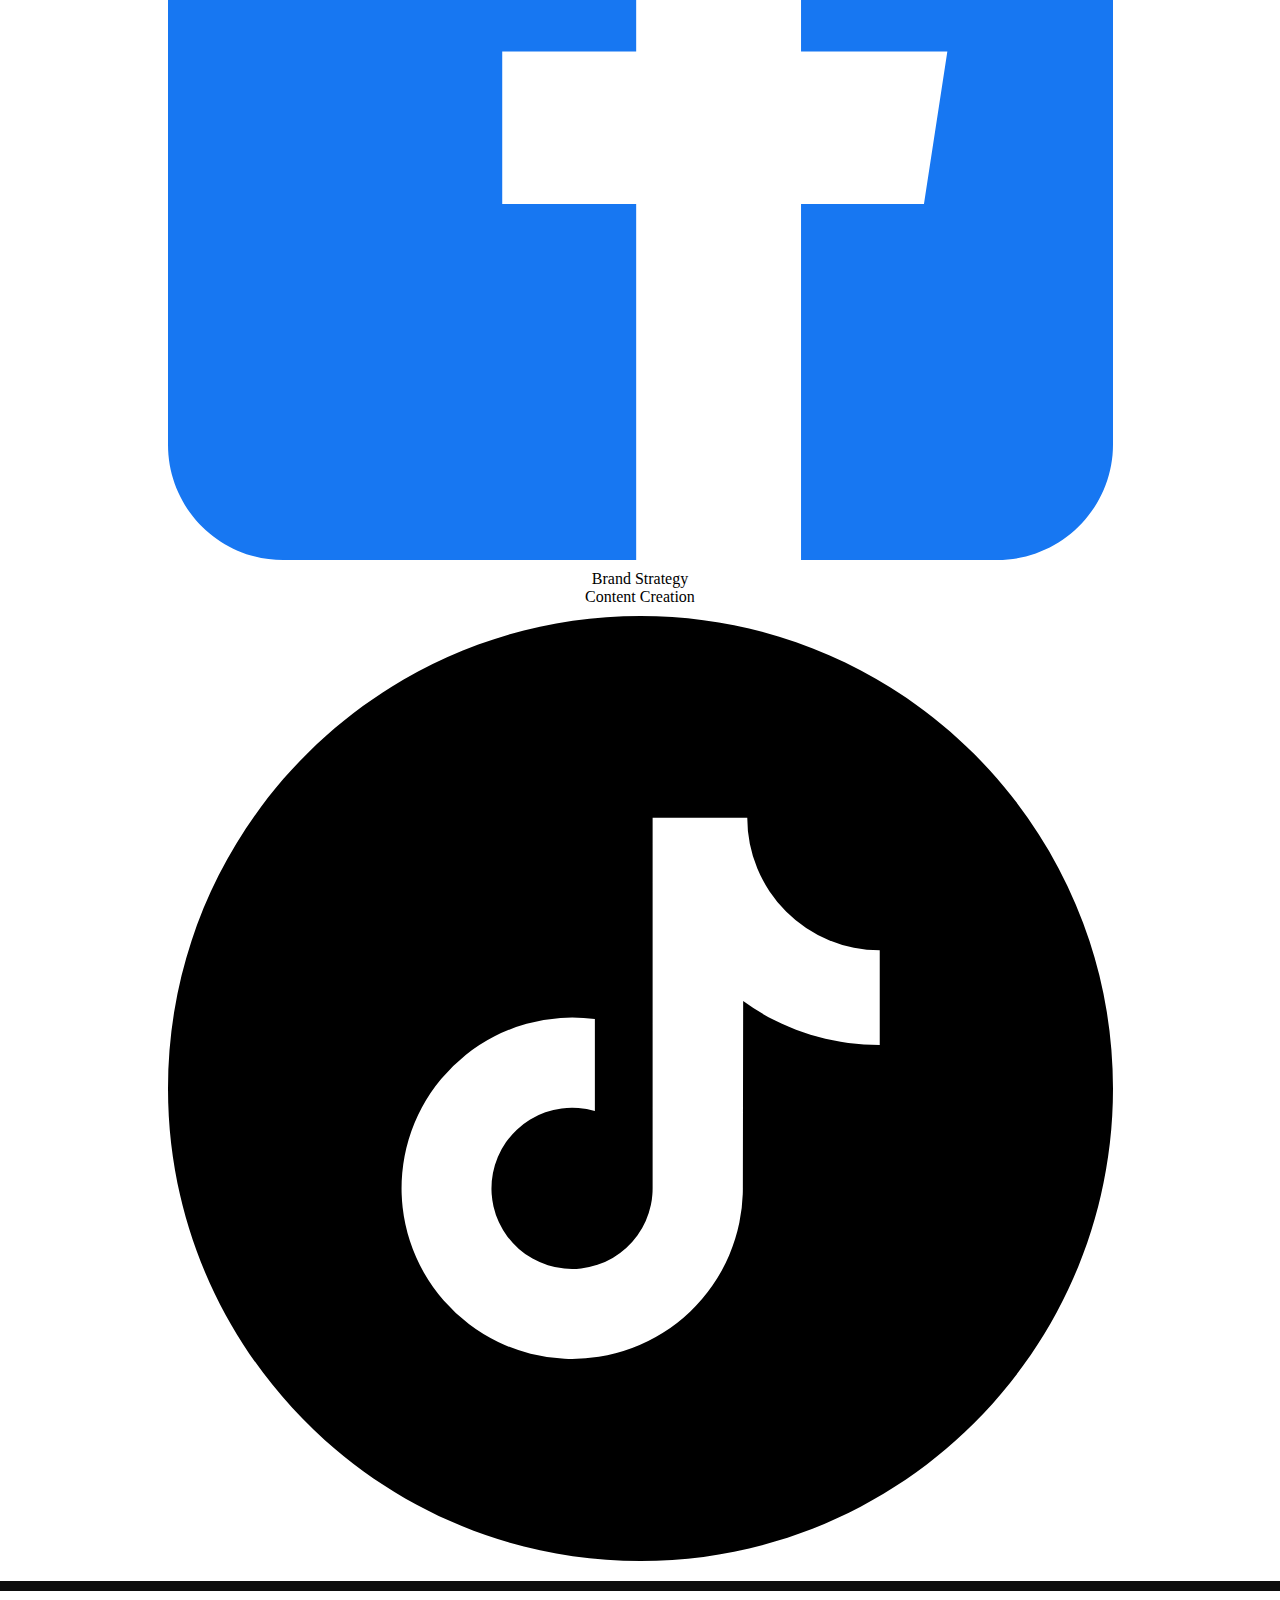
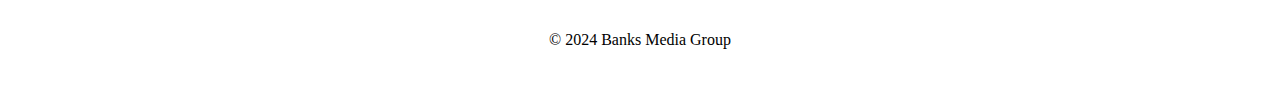
<file: html_css_review/services.html>
<!DOCTYPE html>
<html lang="en">
<head>
    <meta charset="UTF-8">
    <meta name="viewport" content="width=device-width, initial-scale=1.0">
    <title>Our Services - Banks Media Group</title>
    <link rel="stylesheet" href="css/styles.css">
</head>
<body>
    <header>
        <h1>Banks Media Group</h1>
        <nav>
            <ul>
                <li><a href="index.html">Home</a></li>
                <li><a href="services.html">Services</a></li>
                <li><a href="about.html">About Us</a></li>
                <li><a href="contact.html">Contact</a></li>
            </ul>
        </nav>
    </header>
    <main>
        <section>
        <h2>Our Services</h2>
        <ul>
            <li>Digital Marketing</li>
            <img src="images/2921806_advertising_announcement_business_commercial_marketing_icon.svg" alt="marketing icon">
            <li>Social Media Advertising</li>
            <img src="images/5365678_fb_facebook_facebook logo_icon.svg" alt="facebook">
            <li>Brand Strategy</li>
            <li>Content Creation</li>
            <img src="images/7693325_tiktok_social media_logo_apps_icon.svg" alt="tiktok">
        </ul></section>
    </main>
    <footer>
        <p>&copy; 2024 Banks Media Group</p>
    </footer>
</body>
</html>
</file>
<file: html_css_review/css/styles.css>
/* global styles */ 
* {
    margin: 0;
    padding: 0;
}
body {
    background-color: #0D0D0D ;
}

img {
    display: block;
    width: 75%;
    margin: 10px auto;
}

nav,
header,
section, footer {
    background-color: #ffff;
}

/* Mobile Stlyes */

#container {
margin: 10px;
}

nav { 
    margin-bottom: 10px;
    text-align: center;
}

nav ul {
    list-style-type: none;
}

nav li {
    display:block;
}

nav li a {
    display: block;
    background-color: #0D0D0D ;
    margin: 10px;
    height: 40px;
    line-height: 40px;
    font-size: 1.25em;
    font-weight: bold;
    text-decoration: none;
    color: #ffff ;
}

header {
    padding: 5px;
    text-align: center;
    color: #F20505 ;
}
section{
    margin: 10px 0;
    padding: 10px;
    text-align: center;
}

#lower_area {
    background-color:#F2B84B ;
}
column {
    margin: 10px 0;
    padding: 10px;
    border-bottom: 4px solid #0D0D0D;
    text-align: center;
}

.column img {
    width: 95%;
    margin: 10px auto;
}

footer {
    padding: 40px 0;
    text-align: center;
}


/* Tablet Styles */

@media (min-width: 768px) {
   
    nav {
        padding: 20px;
    }
    nav li {
        display: inline-block;
    }

    nav li a {
        width: 150px;
        border-radius: 10px;
    }
}

#multi_col {
    display: flex;
}

.col {
    width: 50%;
}

.col_text {
    margin-top: 40px;
}

.column img {
    width: 40%;
}

/* Desktop Styles */

@media (min-width: 1024px) {
   nav li a{
    background-color: #F2B84B;
   }

   nav li a:hover{
    border-bottom: 4px solid #ffff;
   }
    #container {
        width: 75%;
        margin: 0 auto;
    }
}

#lower_area {
    display: flex;
}

.column img {
    width: 100%;
}
</file>
<file: Black_heros_villians/css/styles.css>
body{
    background-color: black;
     color: white;}

    .comic-neue-bold {
        font-family: "Comic Neue", cursive;
        font-weight: 700;
        font-style: normal;
      }
h1 {
    text-align: center;
    color: red;
}

/* Classes */
.navbar {
    background-color: black;
}

/* IDs */

#header_img {
    background-image: url(../images/black_super_heros.jpeg);
    background-size: cover;
    background-position: center;
}


#header {
    width: 50%;
}
header{
    color: red;

}
.background{
    color: black;
}

h5{
    font-style: italic;
    font-size: large;
    color: gold;
    text-align: center;
}
</file>
<file: css/styles.css>
/* global styles */ 
* {
    margin: 0;
    padding: 0;
}
body {
    background-color: #0D0D0D ;
}

img {
    display: block;
    width: 100%;
    margin: 0 auto;
}

nav,
header,
section {
    background-color: #ffff;
}

/* Mobile Stlyes */

#container {
margin: 10px;
}

nav { 
    margin-bottom: 10px;
    text-align: center;
}

nav ul {
    list-style-type: none;
}

nav li {
    display:block;
}

nav li a {
    display: block;
    background-color: #0D0D0D ;
    margin: 10px;
    height: 40px;
    line-height: 40px;
    font-size: 1.25em;
    font-weight: bold;
    text-decoration: none;
    color: #ffff ;
}

header {
    padding: 5px;
    text-align: center;
    color: #F20505 ;
}
section{
    margin: 10px 0;
    padding: 10px;
}

#lower_area {
    background-color:#F2B84B ;
}
column {
    margin: 10px 0;
    padding: 10px;
    border-bottom: 4px solid #0D0D0D;
    text-align: center;
}

.column img {
    width: 75%;
    margin: 10px auto;
}

footer {
    padding: 40px 0;
    text-align: center;
}


/* Tablet Styles */

@media (min-width: 768px) {
   
    nav {
        padding: 20px;
    }
    nav li {
        display: inline-block;
    }

    nav li a {
        width: 150px;
        border-radius: 10px;
    }
}

#multi_col {
    display: flex;
}

.col {
    width: 50%;
}

.col_text {
    margin-top: 40px;
}

.column img {
    width: 40%;
}

/* Desktop Styles */

@media (min-width: 1024px) {
   nav li a{
    background-color: #F2B84B;
   }

   nav li a:hover{
    border-bottom: 4px solid #ffff;
   }
    #container {
        width: 75%;
        margin: 0 auto;
    }
}

#lower_area {
    display: flex;
}

.column img {
    width: 100%;
}
</file>
